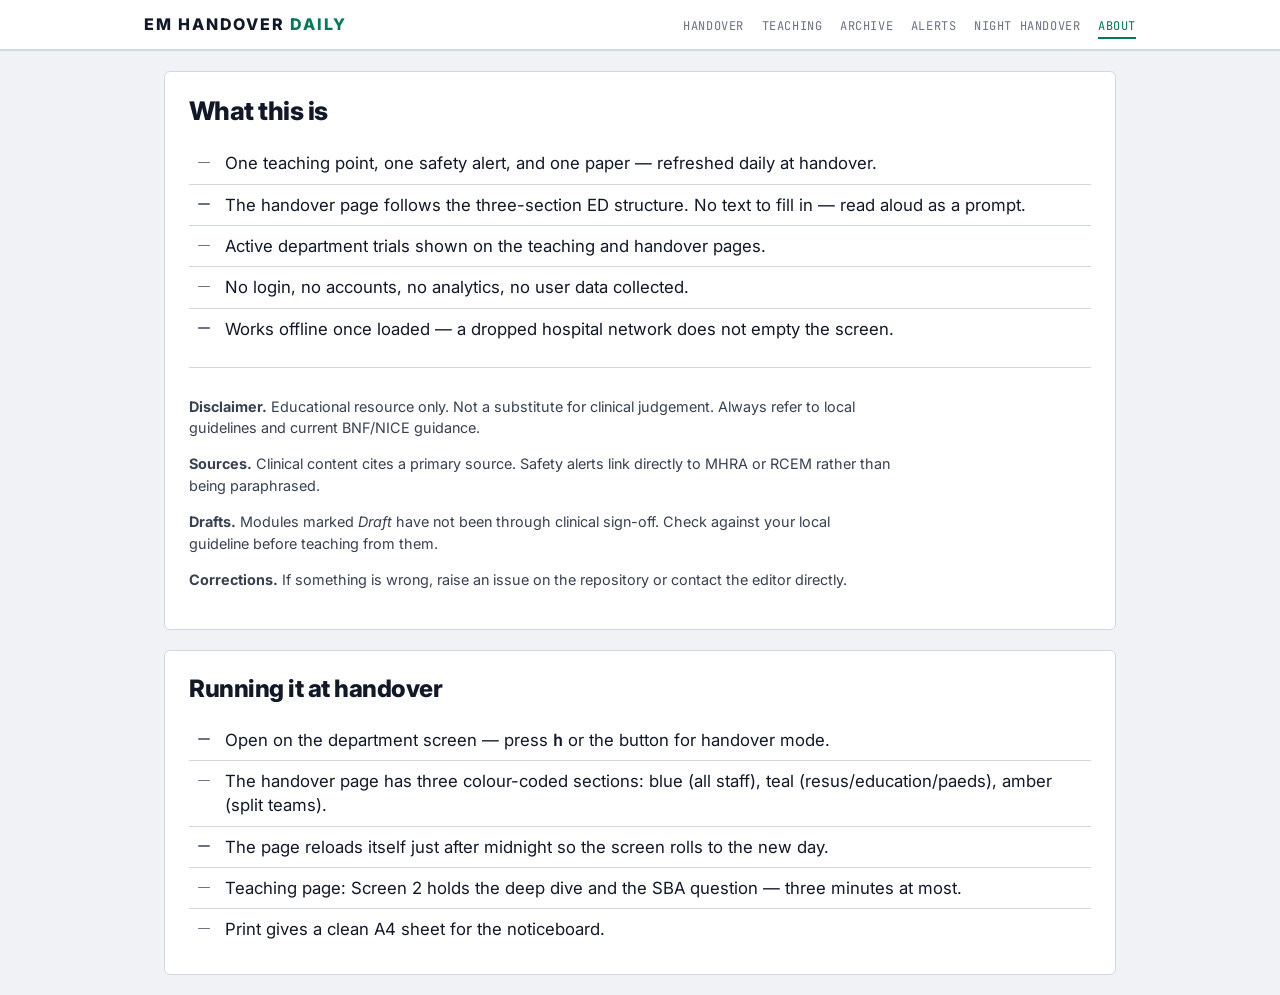
<file: about.html>
<!DOCTYPE html>
<html lang="en-GB">
<head>
<meta charset="utf-8">
<meta name="viewport" content="width=device-width, initial-scale=1">
<title>About — EM Handover Daily</title>
<link rel="preconnect" href="https://fonts.googleapis.com">
<link rel="preconnect" href="https://fonts.gstatic.com" crossorigin>
<link href="https://fonts.googleapis.com/css2?family=Inter:wght@400;500;600;700;800&family=JetBrains+Mono:wght@400;600&display=swap" rel="stylesheet">
<link rel="stylesheet" href="assets/style.css">
<link rel="manifest" href="manifest.webmanifest">
</head>
<body>

<header class="masthead">
  <div class="wrap masthead__row">
    <a class="wordmark" href="index.html">EM Handover <span>Daily</span></a>
    <nav class="nav" aria-label="Main">
      <a href="index.html">Handover</a>
      <a href="teaching.html">Teaching</a>
      <a href="archive.html">Archive</a>
      <a href="alerts.html">Alerts</a>
      <a href="night-handover.html">Night handover</a>
      <a href="about.html" aria-current="page">About</a>
    </nav>
  </div>
</header>

<main class="wrap">
  <article class="module" style="margin-top:1.25rem">
    <h1 class="module__title">What this is</h1>
    <ul class="points">
      <li>One teaching point, one safety alert, and one paper — refreshed daily at handover.</li>
      <li>The handover page follows the three-section ED structure. No text to fill in — read aloud as a prompt.</li>
      <li>Active department trials shown on the teaching and handover pages.</li>
      <li>No login, no accounts, no analytics, no user data collected.</li>
      <li>Works offline once loaded — a dropped hospital network does not empty the screen.</li>
    </ul>
    <div class="module__foot">
      <div class="src">
        <p><strong>Disclaimer.</strong> Educational resource only. Not a substitute for
        clinical judgement. Always refer to local guidelines and current BNF/NICE guidance.</p>
        <p><strong>Sources.</strong> Clinical content cites a primary source. Safety alerts
        link directly to MHRA or RCEM rather than being paraphrased.</p>
        <p><strong>Drafts.</strong> Modules marked <em>Draft</em> have not been through
        clinical sign-off. Check against your local guideline before teaching from them.</p>
        <p><strong>Corrections.</strong> If something is wrong, raise an issue on the
        repository or contact the editor directly.</p>
      </div>
    </div>
  </article>

  <article class="module">
    <h2 class="module__title" style="font-size:1.5rem">Running it at handover</h2>
    <ul class="points">
      <li>Open on the department screen — press <b>h</b> or the button for handover mode.</li>
      <li>The handover page has three colour-coded sections: blue (all staff), teal (resus/education/paeds), amber (split teams).</li>
      <li>The page reloads itself just after midnight so the screen rolls to the new day.</li>
      <li>Teaching page: Screen 2 holds the deep dive and the SBA question — three minutes at most.</li>
      <li>Print gives a clean A4 sheet for the noticeboard.</li>
    </ul>
  </article>
</main>

<script src="assets/app.js"></script>
</body>
</html>
</file>
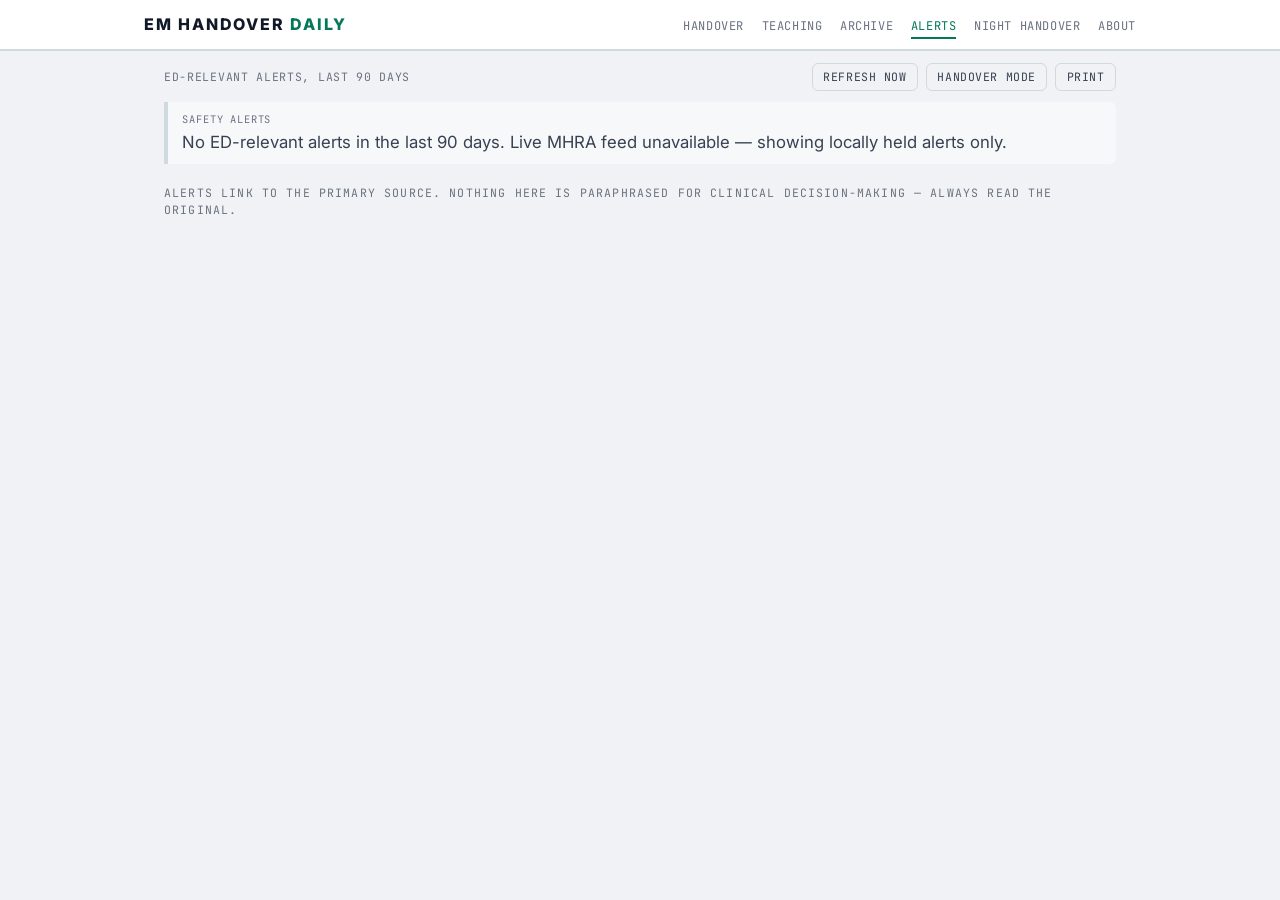
<file: alerts.html>
<!DOCTYPE html>
<html lang="en-GB">
<head>
<meta charset="utf-8">
<link rel="preconnect" href="https://fonts.googleapis.com">
<link rel="preconnect" href="https://fonts.gstatic.com" crossorigin>
<link href="https://fonts.googleapis.com/css2?family=Inter:wght@400;500;600;700;800&family=JetBrains+Mono:wght@400;600&display=swap" rel="stylesheet">
<meta name="viewport" content="width=device-width, initial-scale=1">
<title>Safety alerts — EM Handover Daily</title>
<link rel="stylesheet" href="assets/style.css">
<link rel="manifest" href="manifest.webmanifest">
</head>
<body>

<header class="masthead">
  <div class="wrap masthead__row">
    <a class="wordmark" href="index.html">EM Handover <span>Daily</span></a>
        <nav class="nav" aria-label="Main">
      <a href="index.html">Handover</a>
      <a href="teaching.html">Teaching</a>
      <a href="archive.html">Archive</a>
      <a href="alerts.html" aria-current="page">Alerts</a>
      <a href="night-handover.html">Night handover</a>
      <a href="about.html">About</a>
    </nav>
  </div>
</header>

<main class="wrap">
  <div class="utility no-print">
    <span>ED-relevant alerts, last 90 days</span>
    <span class="btn-row">
      <button class="btn" id="refresh">Refresh now</button>
      <button class="btn" data-handover-toggle aria-pressed="false">Handover mode</button>
      <button class="btn" data-print>Print</button>
    </span>
  </div>

  <section class="alerts" id="alerts" aria-live="polite">
    <div class="alert alert--quiet"><div class="alert__meta">Loading</div>
      <div class="alert__title">Checking MHRA feed…</div></div>
  </section>

  <p class="eyebrow">Alerts link to the primary source. Nothing here is paraphrased for
    clinical decision-making — always read the original.</p>
</main>

<script src="assets/app.js"></script>
<script type="module">
  import { getAlerts, renderAlerts } from './assets/alerts.js';
  const box = document.getElementById('alerts');
  const draw = async () => renderAlerts(box, await getAlerts({ limit: 25 }));
  draw();
  document.getElementById('refresh').addEventListener('click', () => {
    localStorage.removeItem('ehd:alerts');
    draw();
  });
</script>
</body>
</html>
</file>
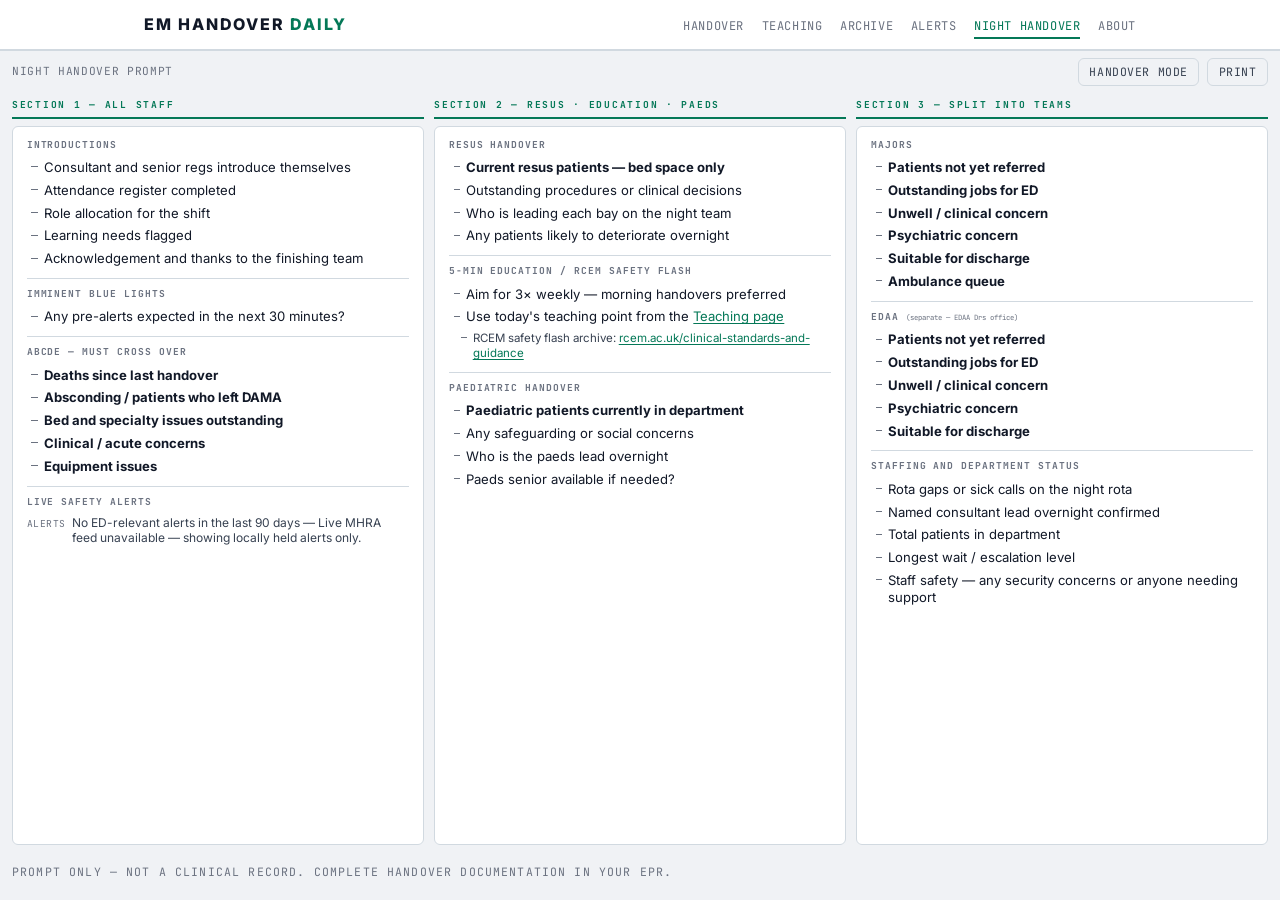
<file: night-handover.html>
<!DOCTYPE html>
<html lang="en-GB">
<head>
<meta charset="utf-8">
<link rel="preconnect" href="https://fonts.googleapis.com">
<link rel="preconnect" href="https://fonts.gstatic.com" crossorigin>
<link href="https://fonts.googleapis.com/css2?family=Inter:wght@400;500;600;700;800&family=JetBrains+Mono:wght@400;600&display=swap" rel="stylesheet">
<meta name="viewport" content="width=device-width, initial-scale=1">
<title>Night handover — EM Handover Daily</title>
<link rel="stylesheet" href="assets/style.css">
<link rel="manifest" href="manifest.webmanifest">
<style>
/* Re-use the same landscape grid CSS as the main handover page */
html, body { height: 100%; }
body { display: flex; flex-direction: column; min-height: 100vh; }
main { flex: 1; display: flex; flex-direction: column; padding: 0 0.75rem; overflow: hidden; }

.hv-top {
  display: grid;
  grid-template-columns: 1fr 1fr 1fr;
  gap: 0.65rem;
  flex: 1 1 0;
  min-height: 0;
  padding-top: 0.5rem;
}
.hv-col { display: flex; flex-direction: column; overflow: hidden; }
.hv-col__hdr {
  font-family: var(--mono); font-size: 0.6rem; letter-spacing: 0.18em;
  text-transform: uppercase; color: var(--signal); font-weight: 700;
  padding-bottom: 0.3rem; margin-bottom: 0.4rem;
  border-bottom: 2px solid var(--signal); flex-shrink: 0;
}
.hv-card {
  background: var(--paper-raised); border: 1px solid var(--rule);
  border-radius: var(--radius); padding: 0.7rem 0.85rem;
  flex: 1 1 0; overflow: hidden; display: flex; flex-direction: column;
}
.pb { padding-top: 0.5rem; margin-top: 0.5rem; border-top: 1px solid var(--rule); flex-shrink: 0; }
.pb:first-child { padding-top: 0; margin-top: 0; border-top: none; }
.pb__hdr {
  font-family: var(--mono); font-size: 0.6rem; letter-spacing: 0.1em;
  text-transform: uppercase; color: var(--ink-faint); font-weight: 700;
  margin-bottom: 0.25rem;
}
.pl { list-style: none; margin: 0; padding: 0; }
.pl li {
  font-size: 0.82rem; line-height: 1.3;
  padding: 0.18rem 0 0.18rem 1.1rem; position: relative; color: var(--ink);
}
.pl li::before {
  content: ""; position: absolute; left: 0.3rem; top: 0.78em;
  width: 0.4rem; height: 1px; background: var(--ink-faint);
}
.pl li.strong { font-weight: 700; }
.pl li.note   { font-size: 0.72rem; color: var(--ink-soft); padding-left: 1.5rem; }
.pl li.note::before { left: 0.75rem; }

/* Inline alert rows */
.hv-alert-row { display: flex; flex-direction: column; gap: 0.3rem; margin-top: 0.35rem; }
.hv-alert { display: flex; align-items: baseline; gap: 0.4rem; font-size: 0.75rem; line-height: 1.25; }
.hv-alert__src {
  font-family: var(--mono); font-size: 0.6rem; letter-spacing: 0.06em;
  text-transform: uppercase; color: var(--alarm); white-space: nowrap; flex-shrink: 0;
}
.hv-alert__title { color: var(--ink); }
.hv-alert--quiet .hv-alert__src { color: var(--ink-faint); }
.hv-alert--quiet .hv-alert__title { color: var(--ink-soft); }

.hv-util {
  display: flex; align-items: center; justify-content: space-between;
  gap: 0.5rem; padding: 0.4rem 0 0.25rem;
  font-family: var(--mono); font-size: 0.7rem; letter-spacing: 0.06em;
  text-transform: uppercase; color: var(--ink-faint); flex-shrink: 0;
}

/* Handover mode */
body.handover .pl li           { font-size: 1.1rem; line-height: 1.4; padding: 0.3rem 0 0.3rem 1.4rem; }
body.handover .pl li::before   { top: 0.78em; width: 0.55rem; }
body.handover .pl li.note      { font-size: 0.9rem; }
body.handover .pb__hdr         { font-size: 0.75rem; }
body.handover .hv-col__hdr     { font-size: 0.75rem; }
body.handover .hv-card         { padding: 0.9rem 1rem; }
body.handover .hv-alert        { font-size: 0.95rem; }
body.handover .hv-alert__src   { font-size: 0.75rem; }

/* Portrait hint */
@media (orientation: portrait) and (max-width: 900px) { .rotate-hint { display: flex !important; } }
.rotate-hint {
  display: none; position: fixed; inset: 0; z-index: 9999;
  background: var(--paper-raised); align-items: center; justify-content: center;
  flex-direction: column; gap: 1rem; font-family: var(--mono); font-size: 0.875rem;
  letter-spacing: 0.06em; text-transform: uppercase;
  color: var(--ink-soft); text-align: center; padding: 2rem;
}

/* Print — landscape A4 */
@media print {
  @page { size: A4 landscape; margin: 7mm; }
  html, body { height: auto; overflow: visible; }
  body { display: block; }
  main { display: block; overflow: visible; padding: 0; }
  .hv-top { display: grid; grid-template-columns: 1fr 1fr 1fr; gap: 4mm; }
  .hv-col { display: block; } .hv-card { display: block; }
  .pl li { font-size: 7.5pt; padding: 1pt 0 1pt 9pt; }
  .pl li::before { top: 0.75em; width: 4pt; }
  .pb__hdr { font-size: 5.5pt; }
  .hv-col__hdr { font-size: 5.5pt; margin-bottom: 2pt; padding-bottom: 2pt; }
  .hv-card { padding: 4pt 5pt; }
  .no-print, .masthead, .trace, .hv-util, .rotate-hint { display: none !important; }
}
</style>
</head>
<body>

<div class="rotate-hint" aria-hidden="true">
  <svg viewBox="0 0 24 24" fill="none" stroke="currentColor" stroke-width="1.5" width="48" height="48">
    <rect x="5" y="2" width="14" height="20" rx="2"/>
    <path d="M2 9l3-3 3 3M5 6v6M22 15l-3 3-3-3m3 3V12"/>
  </svg>
  Rotate to landscape
</div>

<header class="masthead no-print">
  <div class="wrap masthead__row">
    <a class="wordmark" href="index.html">EM Handover <span>Daily</span></a>
        <nav class="nav" aria-label="Main">
      <a href="index.html">Handover</a>
      <a href="teaching.html">Teaching</a>
      <a href="archive.html">Archive</a>
      <a href="alerts.html">Alerts</a>
      <a href="night-handover.html" aria-current="page">Night handover</a>
      <a href="about.html">About</a>
    </nav>
  </div>
</header>


<main>
  <div class="hv-util no-print">
    <span>Night handover prompt</span>
    <span class="btn-row">
      <button class="btn" data-handover-toggle aria-pressed="false">Handover mode</button>
      <button class="btn" data-print>Print</button>
    </span>
  </div>

  <div class="hv-top">

    <!-- Column 1: Section 1 — All staff -->
    <div class="hv-col">
      <div class="hv-col__hdr">Section 1 — All staff</div>
      <div class="hv-card">

        <div class="pb">
          <div class="pb__hdr">Introductions</div>
          <ul class="pl">
            <li>Consultant and senior regs introduce themselves</li>
            <li>Attendance register completed</li>
            <li>Role allocation for the shift</li>
            <li>Learning needs flagged</li>
            <li>Acknowledgement and thanks to the finishing team</li>
          </ul>
        </div>

        <div class="pb">
          <div class="pb__hdr">Imminent blue lights</div>
          <ul class="pl">
            <li>Any pre-alerts expected in the next 30 minutes?</li>
          </ul>
        </div>

        <div class="pb">
          <div class="pb__hdr">ABCDE — must cross over</div>
          <ul class="pl">
            <li class="strong">Deaths since last handover</li>
            <li class="strong">Absconding / patients who left DAMA</li>
            <li class="strong">Bed and specialty issues outstanding</li>
            <li class="strong">Clinical / acute concerns</li>
            <li class="strong">Equipment issues</li>
          </ul>
        </div>

        <div class="pb">
          <div class="pb__hdr">Live safety alerts</div>
          <div class="hv-alert-row" id="hv-alerts">
            <div class="hv-alert hv-alert--quiet">
              <span class="hv-alert__src">Checking…</span>
              <span class="hv-alert__title"></span>
            </div>
          </div>
        </div>

      </div>
    </div>

    <!-- Column 2: Section 2 — Resus / Education / Paeds -->
    <div class="hv-col">
      <div class="hv-col__hdr">Section 2 — Resus · Education · Paeds</div>
      <div class="hv-card">

        <div class="pb">
          <div class="pb__hdr">Resus handover</div>
          <ul class="pl">
            <li class="strong">Current resus patients — bed space only</li>
            <li>Outstanding procedures or clinical decisions</li>
            <li>Who is leading each bay on the night team</li>
            <li>Any patients likely to deteriorate overnight</li>
          </ul>
        </div>

        <div class="pb">
          <div class="pb__hdr">5-min education / RCEM safety flash</div>
          <ul class="pl">
            <li>Aim for 3× weekly — morning handovers preferred</li>
            <li>Use today's teaching point from the <a href="teaching.html">Teaching page</a></li>
            <li class="note">RCEM safety flash archive: <a href="https://rcem.ac.uk/clinical-standards-and-guidance/" target="_blank" rel="noopener">rcem.ac.uk/clinical-standards-and-guidance</a></li>
          </ul>
        </div>

        <div class="pb">
          <div class="pb__hdr">Paediatric handover</div>
          <ul class="pl">
            <li class="strong">Paediatric patients currently in department</li>
            <li>Any safeguarding or social concerns</li>
            <li>Who is the paeds lead overnight</li>
            <li>Paeds senior available if needed?</li>
          </ul>
        </div>

      </div>
    </div>

    <!-- Column 3: Section 3 — Split into teams -->
    <div class="hv-col">
      <div class="hv-col__hdr">Section 3 — Split into teams</div>
      <div class="hv-card">

        <div class="pb">
          <div class="pb__hdr">Majors</div>
          <ul class="pl">
            <li class="strong">Patients not yet referred</li>
            <li class="strong">Outstanding jobs for ED</li>
            <li class="strong">Unwell / clinical concern</li>
            <li class="strong">Psychiatric concern</li>
            <li class="strong">Suitable for discharge</li>
            <li class="strong">Ambulance queue</li>
          </ul>
        </div>

        <div class="pb">
          <div class="pb__hdr">EDAA <span style="font-size:0.75em;font-weight:400;text-transform:none;letter-spacing:0">(separate — EDAA Drs office)</span></div>
          <ul class="pl">
            <li class="strong">Patients not yet referred</li>
            <li class="strong">Outstanding jobs for ED</li>
            <li class="strong">Unwell / clinical concern</li>
            <li class="strong">Psychiatric concern</li>
            <li class="strong">Suitable for discharge</li>
          </ul>
        </div>

        <div class="pb">
          <div class="pb__hdr">Staffing and department status</div>
          <ul class="pl">
            <li>Rota gaps or sick calls on the night rota</li>
            <li>Named consultant lead overnight confirmed</li>
            <li>Total patients in department</li>
            <li>Longest wait / escalation level</li>
            <li>Staff safety — any security concerns or anyone needing support</li>
          </ul>
        </div>

      </div>
    </div>

  </div><!-- /hv-top -->

  <p class="eyebrow no-print" style="padding: 0.4rem 0 0.5rem; display:block">
    Prompt only — not a clinical record. Complete handover documentation in your EPR.
  </p>

</main>

<script src="assets/app.js"></script>
<script type="module">
  import { getAlerts } from './assets/alerts.js';

  (async () => {
    const box = document.getElementById('hv-alerts');
    try {
      const { alerts, degraded, message } = await getAlerts({ limit: 3 });
      if (!alerts.length) {
        box.innerHTML = `<div class="hv-alert hv-alert--quiet">
          <span class="hv-alert__src">Alerts</span>
          <span class="hv-alert__title">No ED-relevant alerts in the last 90 days${degraded ? ' — ' + escapeHTML(message) : ''}</span>
        </div>`;
        return;
      }
      const fmt = d => new Date(d).toLocaleDateString('en-GB', { day: 'numeric', month: 'short' });
      box.innerHTML = alerts.map(a => `
        <div class="hv-alert">
          <span class="hv-alert__src">${escapeHTML(a.source)} &middot; ${fmt(a.date)}</span>
          <a class="hv-alert__title" href="${escapeHTML(a.url)}" target="_blank" rel="noopener">${escapeHTML(a.title)}</a>
        </div>`).join('');
    } catch {
      box.innerHTML = `<div class="hv-alert hv-alert--quiet">
        <span class="hv-alert__src">Alerts</span>
        <span class="hv-alert__title">Could not load alerts</span>
      </div>`;
    }
  })();
</script>
</body>
</html>
</file>
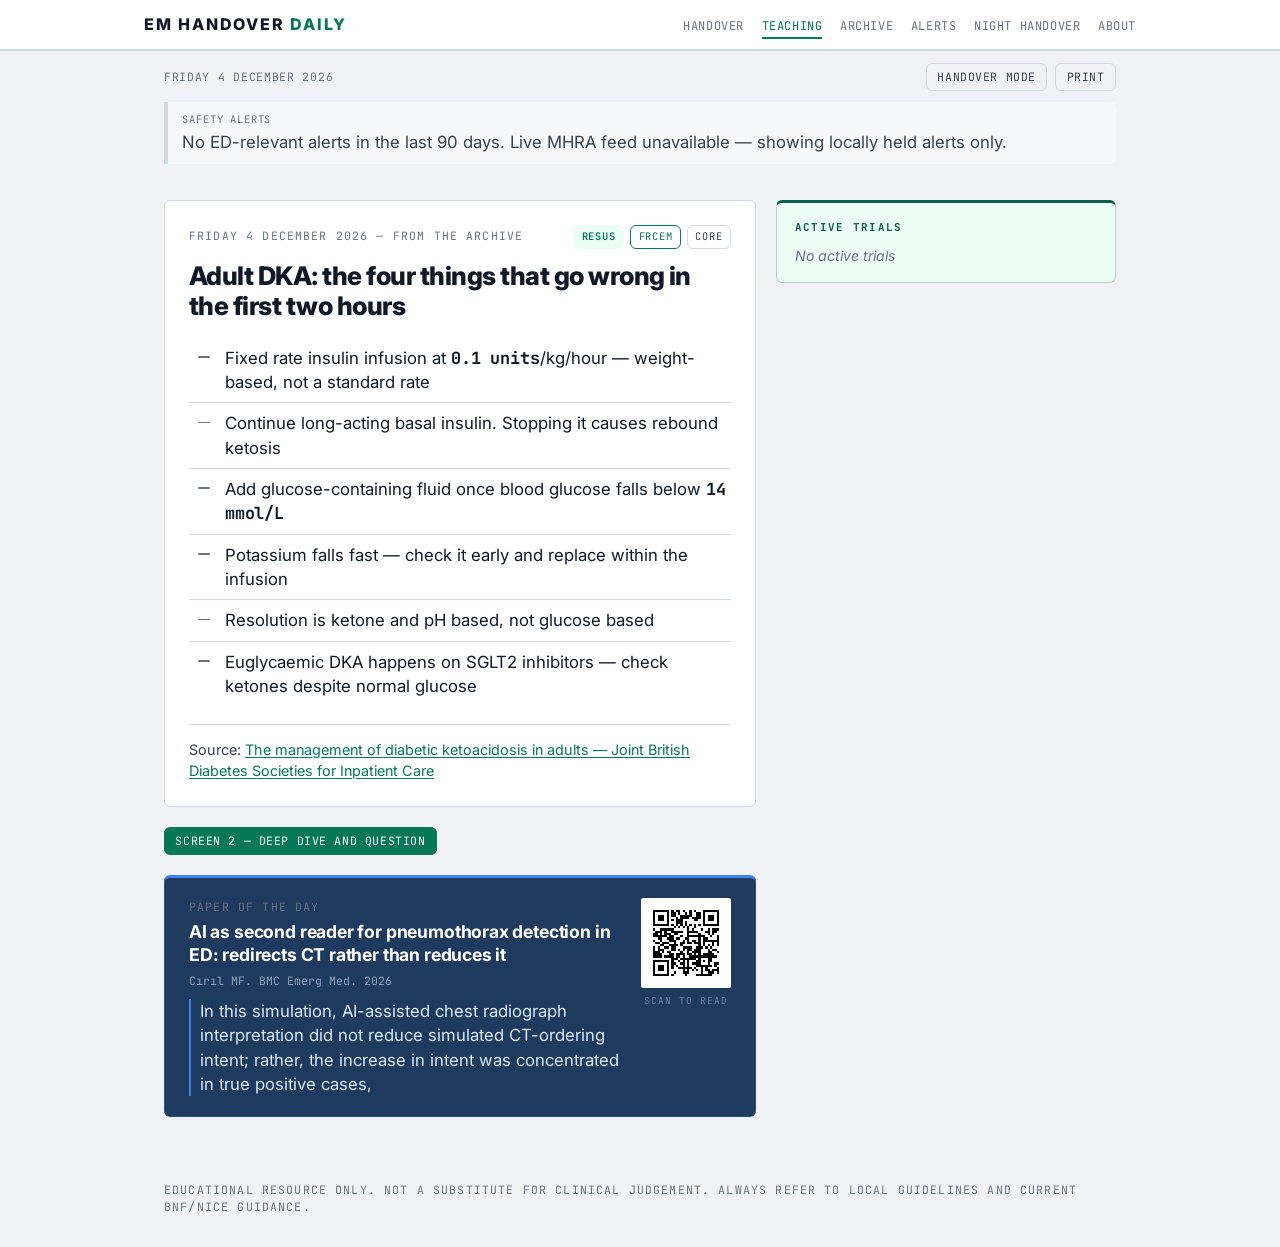
<file: teaching.html>
<!DOCTYPE html>
<html lang="en-GB">
<head>
<meta charset="utf-8">
<meta name="viewport" content="width=device-width, initial-scale=1">
<title>Teaching — EM Handover Daily</title>
<meta name="description" content="Today's teaching point, deep dive, and question of the day.">
<link rel="preconnect" href="https://fonts.googleapis.com">
<link rel="preconnect" href="https://fonts.gstatic.com" crossorigin>
<link href="https://fonts.googleapis.com/css2?family=Inter:wght@400;500;600;700;800&family=JetBrains+Mono:wght@400;600&display=swap" rel="stylesheet">
<link rel="stylesheet" href="assets/style.css">
<link rel="manifest" href="manifest.webmanifest">
<meta name="theme-color" content="#1d4ed8">
<style>
/* Teaching page layout — module left, paper+trials right */
.teaching-grid {
  display: grid;
  grid-template-columns: 1fr 340px;
  gap: 1.25rem;
  align-items: start;
  padding: 1rem 0 2rem;
}
@media (max-width: 900px) {
  .teaching-grid { grid-template-columns: 1fr; }
}

/* Right sidebar */
.teaching-sidebar { display: flex; flex-direction: column; gap: 1rem; }

/* Trials box */
.trials-box {
  background: var(--trial-bg);
  border: 1px solid rgba(6,95,70,0.25);
  border-top: 3px solid var(--trial-acc);
  border-radius: var(--radius);
  padding: 1rem 1.1rem;
}
.trials-box__hdr {
  font-family: var(--font-mono); font-size: 0.68rem; font-weight: 700;
  letter-spacing: 0.12em; text-transform: uppercase;
  color: var(--trial-acc); margin-bottom: 0.6rem;
}
.trial-item {
  padding: 0.35rem 0 0.35rem 0.7rem;
  border-left: 2px solid rgba(6,95,70,0.25);
  margin-bottom: 0.4rem;
}
.trial-item:last-child { margin-bottom: 0; }
.trial-item__name {
  font-size: 1rem; font-weight: 700; color: var(--trial-acc);
  display: flex; align-items: center; gap: 0.4rem; flex-wrap: wrap;
}
.trial-badge {
  background: rgba(6,95,70,0.12); color: var(--trial-acc);
  font-family: var(--font-mono); font-size: 0.58rem; letter-spacing: 0.1em;
  text-transform: uppercase; padding: 0.08rem 0.35rem; border-radius: 3px;
}
.trial-item__q { font-size: 0.9rem; color: var(--trial-fg); line-height: 1.4; margin-top: 0.2rem; }
.trial-item__pop { font-size: 0.78rem; color: #6b7280; margin-top: 0.1rem; font-style: italic; }
.trial-item__action {
  margin-top: 0.35rem;
  font-size: 0.82rem; color: var(--trial-fg);
  background: rgba(6,95,70,0.08);
  border-radius: var(--radius); padding: 0.3rem 0.5rem;
  line-height: 1.35;
}
.trial-empty { font-size: 0.88rem; color: #6b7280; font-style: italic; }

/* Handover mode */
body.handover .trial-item__name { font-size: 1.2rem; }
body.handover .trial-item__q    { font-size: 1.05rem; }
body.handover .paper__title     { font-size: 1.3rem; }
body.handover .paper__takeaway  { font-size: 1.1rem; }
body.handover .paper__qr        { width: 130px; }
</style>
</head>
<body>

<header class="masthead no-print">
  <div class="wrap masthead__row">
    <a class="wordmark" href="index.html">EM Handover <span>Daily</span></a>
    <nav class="nav" aria-label="Main">
      <a href="index.html">Handover</a>
      <a href="teaching.html" aria-current="page">Teaching</a>
      <a href="archive.html">Archive</a>
      <a href="alerts.html">Alerts</a>
      <a href="night-handover.html">Night handover</a>
      <a href="about.html">About</a>
    </nav>
  </div>
</header>

<main class="wrap">
  <div class="utility no-print">
    <span data-today-label>Loading…</span>
    <span class="btn-row">
      <button class="btn" data-handover-toggle aria-pressed="false">Handover mode</button>
      <button class="btn" data-print>Print</button>
    </span>
  </div>

  <!-- Live MHRA alerts -->
  <section class="alerts" id="alerts" aria-label="Live safety alerts">
    <div class="alert alert--quiet">
      <div class="alert__meta">Safety alerts</div>
      <div class="alert__title">Checking MHRA feed…</div>
    </div>
  </section>

  <div class="teaching-grid">
    <!-- Left: today's module -->
    <div>
      <div id="today">
        <div class="empty">Loading today's module…</div>
      </div>
      <div id="paper" style="margin-top:1.25rem"></div>
    </div>

    <!-- Right: trials + upcoming -->
    <div class="teaching-sidebar no-print">

      <!-- Active trials -->
      <div class="trials-box" id="trials-box">
        <div class="trials-box__hdr">Active trials</div>
        <div class="trial-empty">Loading…</div>
      </div>

    </div>
  </div>

  <p class="eyebrow no-print" style="margin-bottom:2rem">
    Educational resource only. Not a substitute for clinical judgement.
    Always refer to local guidelines and current BNF/NICE guidance.
  </p>
</main>

<script src="assets/app.js"></script>
<script type="module">
  import { getAlerts, renderAlerts }             from './assets/alerts.js';
  import { loadPapers, pickPaperForDate,
           renderPaper }                         from './assets/papers.js';

  // Date label
  const iso = localISODate();
  const label = document.querySelector('[data-today-label]');
  if (label) label.textContent = longDate(iso);

  // Alerts
  (async () => {
    renderAlerts(document.getElementById('alerts'), await getAlerts({ limit: 2 }));
  })();

  // Teaching module
  (async () => {
    const root = document.getElementById('today');
    try {
      const modules = await loadModules();
      const { module, scheduled } = pickForDate(modules, iso);
      if (!module) {
        root.innerHTML = '<div class="empty">No modules yet — add one to <code>data/modules.json</code>.</div>';
        return;
      }
      label.textContent = longDate(iso);
      renderModule(root, module, {
        eyebrow: scheduled ? longDate(iso) : `${longDate(iso)} — from the archive`
      });
    } catch (err) {
      root.innerHTML = `<div class="empty"><strong>Could not load modules.</strong><br>${err.message}<br>
        Serve over HTTP: <code>python3 -m http.server</code></div>`;
    }
  })();

  // Paper of the day
  (async () => {
    const box = document.getElementById('paper');
    try {
      const payload = await loadPapers();
      const paper = pickPaperForDate(payload.papers, iso);
      renderPaper(box, paper, payload);
    } catch (err) {
      box.innerHTML = `<div class="empty">Could not load paper: ${err.message}</div>`;
    }
  })();

  // Trials
  (async () => {
    const box = document.getElementById('trials-box');
    try {
      const res = await fetch('data/trials.json', { cache: 'no-cache' });
      if (!res.ok) throw new Error();
      const data = await res.json();
      const active = (data.trials || []).filter(t => t.status === 'recruiting' || t.status === 'paused');
      if (!active.length) {
        box.innerHTML = '<div class="trials-box__hdr">Active trials</div><div class="trial-empty">No active trials</div>';
        return;
      }
      const statusLabel = { recruiting: 'Recruiting', paused: 'Paused' };
      box.innerHTML = `<div class="trials-box__hdr">Active trials</div>` +
        active.map(t => `
          <div class="trial-item">
            <div class="trial-item__name">
              ${escapeHTML(t.name)}
              <span class="trial-badge">${statusLabel[t.status] || t.status}</span>
            </div>
            <div class="trial-item__q">${escapeHTML(t.question || t.full_name || '')}</div>
            <div class="trial-item__pop">${escapeHTML(t.population || '')}</div>
            ${t.what_to_do ? `<div class="trial-item__action">${escapeHTML(t.what_to_do)}</div>` : ''}
          </div>`).join('');
    } catch {
      box.innerHTML = '<div class="trials-box__hdr">Active trials</div><div class="trial-empty">No trials data</div>';
    }
  })();
</script>
</body>
</html>
</file>
<file: assets/style.css>
/* ==========================================================================
   EM Handover Daily — shared stylesheet
   Inter for UI, JetBrains Mono for labels and metadata.
   Light theme throughout. Handover mode scales for large screens.
   ========================================================================== */

/* Import fonts — cached by service worker after first load */
@import url('https://fonts.googleapis.com/css2?family=Inter:wght@400;500;600;700;800&family=JetBrains+Mono:wght@400;600&display=swap');

:root {
  /* Fonts */
  --font-ui:   'Inter', ui-sans-serif, system-ui, sans-serif;
  --font-mono: 'JetBrains Mono', ui-monospace, 'Cascadia Mono', monospace;

  /* Light palette */
  --bg:          #f0f2f5;
  --surface:     #ffffff;
  --surface2:    #f7f8fa;
  --border:      #d1d9e0;
  --text:        #111827;
  --text-soft:   #374151;
  --text-faint:  #6b7280;

  /* Section accents */
  --s1:          #1d4ed8;
  --s1-tint:     #eff6ff;
  --s2:          #047857;
  --s2-tint:     #ecfdf5;
  --s3:          #b45309;
  --s3-tint:     #fffbeb;
  --meet:        #6d28d9;
  --meet-tint:   #f5f3ff;
  --alarm:       #dc2626;
  --alarm-tint:  #fef2f2;

  /* Legacy aliases — keeps older components working */
  --signal:       var(--s2);
  --signal-tint:  var(--s2-tint);
  --ink:          var(--text);
  --ink-soft:     var(--text-soft);
  --ink-faint:    var(--text-faint);
  --paper:        var(--bg);
  --paper-raised: var(--surface);
  --rule:         var(--border);
  --display:      var(--font-ui);
  --body:         var(--font-ui);
  --mono:         var(--font-mono);

  /* Teaching / paper bottom strip */
  --teach-bg:    #064e3b;
  --teach-acc:   #10b981;
  --teach-fg:    #d1fae5;
  --paper-bg:    #1e3a5f;
  --paper-acc:   #3b82f6;
  --paper-fg:    #dbeafe;

  /* Trials */
  --trial-acc:   #065f46;
  --trial-bg:    #ecfdf5;
  --trial-fg:    #064e3b;

  /* Learning events */
  --learn-acc:   #b45309;

  /* Type scale */
  --fs-eyebrow:  0.72rem;
  --fs-body:     1.05rem;
  --fs-bullet:   1.05rem;
  --fs-title:    1.2rem;
  --fs-hdr:      0.72rem;

  --maxw:   62rem;
  --gap:    1.5rem;
  --radius: 6px;

  /* Legacy compat */
  --r: var(--radius);
}

/* ── Reset ───────────────────────────────────────────────────────────────── */
*, *::before, *::after { box-sizing: border-box; }
html { -webkit-text-size-adjust: 100%; }

body {
  margin: 0;
  background: var(--bg);
  color: var(--text);
  font-family: var(--font-ui);
  font-size: var(--fs-body);
  line-height: 1.5;
  -webkit-font-smoothing: antialiased;
}

a { color: var(--s2); text-underline-offset: 2px; }
a:hover { text-decoration-thickness: 2px; }

:focus-visible {
  outline: 3px solid var(--s2);
  outline-offset: 2px;
}

/* ── Layout ──────────────────────────────────────────────────────────────── */
.wrap {
  max-width: var(--maxw);
  margin: 0 auto;
  padding: 0 1.25rem;
}

/* ── Masthead ─────────────────────────────────────────────────────────────── */
.masthead {
  border-bottom: 2px solid var(--border);
  background: var(--surface);
}
.masthead__row {
  display: flex;
  align-items: baseline;
  justify-content: space-between;
  gap: 1rem;
  flex-wrap: wrap;
  padding: 0.75rem 0 0.65rem;
}
.wordmark {
  font-family: var(--font-ui);
  font-weight: 800;
  font-size: 1rem;
  letter-spacing: 0.12em;
  text-transform: uppercase;
  color: var(--text);
  text-decoration: none;
  white-space: nowrap;
}
.wordmark span { color: var(--s2); }

.nav {
  display: flex;
  gap: 1.1rem;
  flex-wrap: wrap;
  font-family: var(--font-mono);
  font-size: 0.75rem;
  letter-spacing: 0.05em;
}
.nav a {
  color: var(--text-faint);
  text-decoration: none;
  text-transform: uppercase;
  padding-bottom: 2px;
}
.nav a:hover { color: var(--text); border-bottom: 2px solid var(--s2); }
.nav a[aria-current="page"] { color: var(--s2); border-bottom: 2px solid var(--s2); }

/* ── Utility bar ─────────────────────────────────────────────────────────── */
.utility {
  display: flex;
  align-items: center;
  justify-content: space-between;
  gap: 0.75rem;
  flex-wrap: wrap;
  padding: 0.7rem 0;
  font-family: var(--font-mono);
  font-size: 0.72rem;
  letter-spacing: 0.06em;
  text-transform: uppercase;
  color: var(--text-faint);
}

.btn {
  font-family: var(--font-mono);
  font-size: 0.72rem;
  letter-spacing: 0.05em;
  text-transform: uppercase;
  background: transparent;
  color: var(--text-soft);
  border: 1px solid var(--border);
  border-radius: var(--radius);
  padding: 0.35rem 0.65rem;
  cursor: pointer;
  transition: border-color 0.15s, color 0.15s;
}
.btn:hover { border-color: var(--text-soft); color: var(--text); }
.btn--primary { background: var(--s2); border-color: var(--s2); color: #fff; }
.btn--primary:hover { background: #065f46; border-color: #065f46; }
.btn[aria-pressed="true"] { background: var(--text); border-color: var(--text); color: var(--surface); }
.btn-row { display: flex; gap: 0.5rem; flex-wrap: wrap; }

/* ── Alert strip (shared) ────────────────────────────────────────────────── */
.alerts { margin: 0 0 1.25rem; }
.alert {
  display: block;
  border-left: 4px solid var(--alarm);
  background: var(--alarm-tint);
  padding: 0.65rem 0.9rem;
  margin-bottom: 0.5rem;
  text-decoration: none;
  color: var(--text);
  border-radius: 0 var(--radius) var(--radius) 0;
}
.alert:hover { background: #fde0e0; }
.alert__meta {
  font-family: var(--font-mono);
  font-size: 0.65rem;
  letter-spacing: 0.08em;
  text-transform: uppercase;
  color: var(--alarm);
  margin-bottom: 0.2rem;
}
.alert__title { font-weight: 600; font-size: var(--fs-body); line-height: 1.35; }
.alert--quiet { border-left-color: var(--border); background: var(--surface2); }
.alert--quiet .alert__meta { color: var(--text-faint); }
.alert--quiet .alert__title { color: var(--text-soft); font-weight: 400; }

/* ── Daily module card ───────────────────────────────────────────────────── */
.module {
  background: var(--surface);
  border: 1px solid var(--border);
  border-radius: var(--radius);
  padding: 1.5rem;
  margin-bottom: 1.25rem;
}
.module__head {
  display: flex;
  justify-content: space-between;
  align-items: baseline;
  gap: 1rem;
  flex-wrap: wrap;
  margin-bottom: 0.75rem;
}
.eyebrow {
  font-family: var(--font-mono);
  font-size: var(--fs-eyebrow);
  letter-spacing: 0.1em;
  text-transform: uppercase;
  color: var(--text-faint);
}
.chips { display: flex; gap: 0.4rem; flex-wrap: wrap; }
.chip {
  font-family: var(--font-mono);
  font-size: 0.65rem;
  letter-spacing: 0.08em;
  text-transform: uppercase;
  padding: 0.2rem 0.45rem;
  border-radius: var(--radius);
  border: 1px solid var(--border);
  color: var(--text-soft);
  white-space: nowrap;
}
.chip--cat { background: var(--s2-tint); border-color: transparent; color: var(--s2); font-weight: 600; }
.chip--frcem { border-color: var(--s2); color: var(--s2); }
.chip--draft { background: #fffbeb; border-color: transparent; color: var(--s3); font-weight: 600; }

.module__title {
  font-family: var(--font-ui);
  font-size: 1.6rem;
  font-weight: 800;
  line-height: 1.15;
  letter-spacing: -0.02em;
  margin: 0 0 1.1rem;
  color: var(--text);
}

/* Teaching bullets */
.points { list-style: none; margin: 0; padding: 0; }
.points li {
  font-size: var(--fs-bullet);
  line-height: 1.45;
  padding: 0.5rem 0 0.5rem 2.25rem;
  border-top: 1px solid var(--border);
  position: relative;
  color: var(--text);
}
.points li:first-child { border-top: 0; }
.points li::before {
  content: "";
  position: absolute;
  left: 0.55rem; top: 1.1em;
  width: 0.75rem; height: 1.5px;
  background: var(--text-faint);
  border-radius: 1px;
}
.points li[data-step]::before {
  content: attr(data-step);
  top: 0.52rem; left: 0;
  width: 1.6rem; height: auto;
  background: transparent;
  font-family: var(--font-mono);
  font-size: 0.8em;
  font-weight: 700;
  color: var(--s2);
  text-align: left;
}
.points b, .num { font-family: var(--font-mono); font-weight: 700; letter-spacing: -0.01em; }

.module__foot {
  margin-top: 1.1rem;
  padding-top: 0.85rem;
  border-top: 1px solid var(--border);
  font-size: 0.9rem;
  color: var(--text-soft);
  display: flex;
  justify-content: space-between;
  gap: 1rem;
  flex-wrap: wrap;
}
.module__foot .src { max-width: 44rem; }
.notice {
  border: 1px dashed var(--s3);
  background: var(--s3-tint);
  color: var(--s3);
  border-radius: var(--radius);
  padding: 0.6rem 0.8rem;
  font-size: 0.875rem;
  margin-bottom: 1rem;
}

/* Screen 2 — deep dive + quiz */
.screen2 { display: none; }
.screen2.is-open { display: block; }
.deep h3, .quiz h3 {
  font-family: var(--font-mono);
  font-size: 0.7rem;
  letter-spacing: 0.1em;
  text-transform: uppercase;
  color: var(--text-faint);
  margin: 0 0 0.75rem;
  font-weight: 600;
}
.algorithm { list-style: none; margin: 0 0 1rem; padding: 0; }
.algorithm li {
  border-left: 3px solid var(--s2);
  padding: 0.4rem 0 0.4rem 0.85rem;
  margin-bottom: 0.4rem;
  font-size: var(--fs-bullet);
}
.stem { font-size: var(--fs-bullet); line-height: 1.45; margin: 0 0 1rem; }
.options { display: grid; gap: 0.5rem; grid-template-columns: 1fr 1fr; }
@media (max-width: 640px) { .options { grid-template-columns: 1fr; } }
.option {
  text-align: left;
  font-family: var(--font-ui);
  font-size: var(--fs-bullet);
  background: var(--surface2);
  border: 1px solid var(--border);
  border-radius: var(--radius);
  padding: 0.7rem 0.85rem;
  cursor: pointer;
  color: var(--text);
  display: flex;
  gap: 0.6rem;
  align-items: baseline;
}
.option:hover:not(:disabled) { border-color: var(--text-soft); }
.option:disabled { cursor: default; }
.option .key { font-family: var(--font-mono); font-weight: 700; color: var(--text-faint); }
.option.is-correct { border-color: var(--s2); background: var(--s2-tint); }
.option.is-correct .key { color: var(--s2); }
.option.is-wrong { border-color: var(--alarm); background: var(--alarm-tint); }
.option.is-wrong .key { color: var(--alarm); }
.explain { margin-top: 0.9rem; border-left: 3px solid var(--s2); padding: 0.5rem 0 0.5rem 0.85rem; font-size: 1rem; }
.explain[hidden] { display: none; }

/* Archive grid */
.filters { display: flex; gap: 0.5rem; flex-wrap: wrap; align-items: center; margin-bottom: 1rem; }
.field {
  font-family: var(--font-ui);
  font-size: var(--fs-body);
  padding: 0.45rem 0.6rem;
  border: 1px solid var(--border);
  border-radius: var(--radius);
  background: var(--surface);
  color: var(--text);
}
.field--search { flex: 1 1 16rem; min-width: 12rem; }
.grid {
  display: grid;
  gap: 0.75rem;
  grid-template-columns: repeat(auto-fill, minmax(17rem, 1fr));
  padding: 0; margin: 0; list-style: none;
}
.card {
  background: var(--surface);
  border: 1px solid var(--border);
  border-radius: var(--radius);
  padding: 0.9rem;
  display: flex;
  flex-direction: column;
  gap: 0.5rem;
}
.card h3 { margin: 0; font-size: 1rem; line-height: 1.25; font-weight: 700; }
.card__meta { font-family: var(--font-mono); font-size: 0.65rem; letter-spacing: 0.06em; text-transform: uppercase; color: var(--text-faint); }
.card a { text-decoration: none; color: inherit; }
.card a:hover h3 { color: var(--s2); }

.empty {
  border: 1px dashed var(--border);
  border-radius: var(--radius);
  padding: 1.5rem;
  text-align: center;
  color: var(--text-soft);
}

/* Night handover form (kept for compat, now prompt-only) */
.sheet {
  background: var(--surface);
  border: 1px solid var(--border);
  border-radius: var(--radius);
  padding: 1.5rem;
}
.sheet h2 { font-family: var(--font-ui); font-size: 1.5rem; letter-spacing: -0.02em; margin: 0 0 0.25rem; color: var(--text); }
fieldset { border: 0; border-top: 2px solid var(--text); padding: 0.75rem 0 1.25rem; margin: 0; }
legend { font-family: var(--font-mono); font-size: 0.78rem; font-weight: 700; letter-spacing: 0.08em; text-transform: uppercase; padding: 0 0.5rem 0 0; color: var(--text); }
.hint { color: var(--text-soft); font-size: 0.9rem; margin: 0 0 0.6rem; }
.row { display: grid; gap: 0.75rem; grid-template-columns: repeat(auto-fit, minmax(13rem, 1fr)); margin-bottom: 0.6rem; }
label.stack { display: flex; flex-direction: column; gap: 0.25rem; font-size: 0.82rem; color: var(--text-soft); }
label.stack input, label.stack textarea, label.stack select {
  font-family: var(--font-ui); font-size: var(--fs-body); color: var(--text);
  background: transparent; border: 0; border-bottom: 1px solid var(--border); padding: 0.35rem 0.2rem; border-radius: 0;
}
label.stack textarea { border: 1px solid var(--border); border-radius: var(--radius); padding: 0.5rem; resize: vertical; min-height: 4.5rem; }
label.stack input:focus, label.stack textarea:focus { outline: none; border-color: var(--s2); }
.gdpr { border-left: 4px solid var(--text); padding: 0.6rem 0.9rem; background: var(--surface2); font-size: 0.875rem; margin-bottom: 1.25rem; }

/* Paper of the day */
.paper {
  background: var(--paper-bg);
  border: 1px solid rgba(59,130,246,0.3);
  border-top: 3px solid var(--paper-acc);
  border-radius: var(--radius);
  padding: 1.25rem 1.5rem;
  margin-bottom: 1.25rem;
  display: grid;
  grid-template-columns: 1fr auto;
  gap: 1.25rem;
  align-items: start;
}
@media (max-width: 600px) { .paper { grid-template-columns: 1fr; } }
.paper__body { min-width: 0; }
.paper__title { font-family: var(--font-ui); font-weight: 700; font-size: 1.1rem; line-height: 1.3; letter-spacing: -0.01em; margin: 0.35rem 0; color: #fff; }
.paper__title a { color: inherit; text-decoration: none; }
.paper__title a:hover { color: var(--paper-acc); text-decoration: underline; }
.paper__cite { font-family: var(--font-mono); font-size: 0.72rem; color: rgba(219,234,254,0.6); margin: 0 0 0.6rem; }
.paper__takeaway { margin: 0; font-size: var(--fs-body); line-height: 1.45; color: var(--paper-fg); border-left: 2px solid var(--paper-acc); padding-left: 0.55rem; }
.paper__qr { width: 90px; text-align: center; }
.paper__qr svg { width: 100%; height: auto; display: block; border-radius: 2px; background: #fff; padding: 3px; }
.paper__scan { font-family: var(--font-mono); font-size: 0.6rem; letter-spacing: 0.1em; text-transform: uppercase; color: rgba(219,234,254,0.4); margin-top: 0.4rem; }
.paper__qr--missing { border: 1px dashed rgba(59,130,246,0.3); border-radius: var(--radius); padding: 0.75rem; font-size: 0.75rem; color: var(--paper-fg); opacity: 0.5; }

/* Handover mode */
body.handover {
  --fs-body:    1.35rem;
  --fs-bullet:  1.35rem;
  --fs-title:   1.55rem;
  --fs-hdr:     0.85rem;
  --fs-eyebrow: 0.85rem;
}
body.handover .module { padding: 2.25rem 2.5rem; }
body.handover .points li { padding-top: 0.65rem; padding-bottom: 0.65rem; padding-left: 3rem; }
body.handover .module__foot { font-size: 1rem; }
body.handover .option { font-size: 1.45rem; }
body.handover .stem { font-size: 1.65rem; }
body.handover .card h3 { font-size: 1.25rem; }
body.handover .module__title { font-size: 2.5rem; }
body.handover .paper__title { font-size: 1.3rem; }
body.handover .paper__takeaway { font-size: 1.1rem; }
body.handover .paper__qr { width: 130px; }
body.handover .alert__title { font-size: 1.1rem; }
body.handover .nav { font-size: 0.9rem; }
body.handover .wordmark { font-size: 1.2rem; }

/* Print */
@media print {
  :root { --bg: #fff; --surface: #fff; --text: #000; --text-soft: #333; --ink: #000; --paper: #fff; --paper-raised: #fff; }
  @page { size: A4 portrait; margin: 14mm; }
  body { background: #fff; font-size: 11pt; }
  .no-print, .utility, .btn, .btn-row, .filters { display: none !important; }
  .wrap { max-width: none; padding: 0; }
  .module, .sheet { border: 0; padding: 0; }
  .screen2 { display: block !important; }
  .points li { break-inside: avoid; }
  a { color: #000; text-decoration: none; }
  .paper { background: #f0f4ff; border: 1pt solid #aac; padding: 8pt; }
  .paper__title { color: #000; font-size: 11pt; }
  .paper__takeaway { color: #222; font-size: 10pt; }
  .paper__qr svg { width: 70pt; height: 70pt; }
}
</file>
